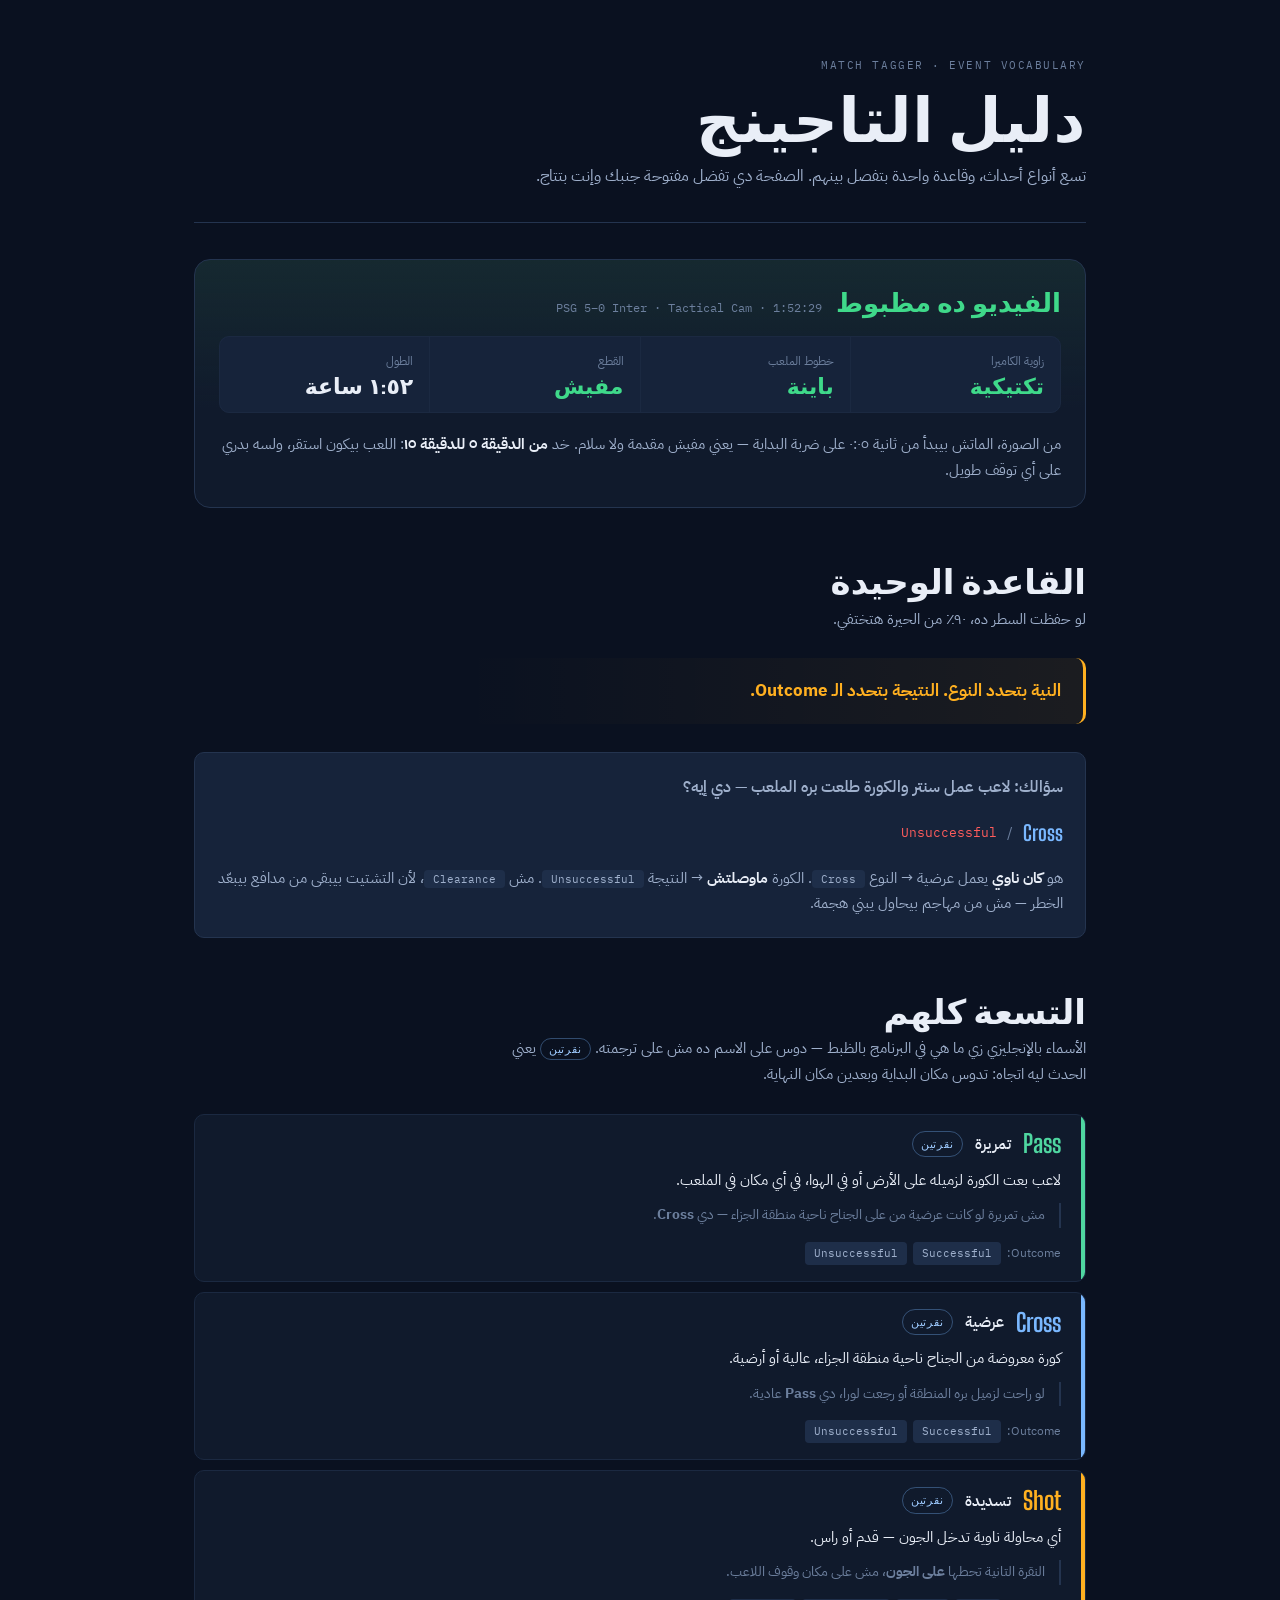
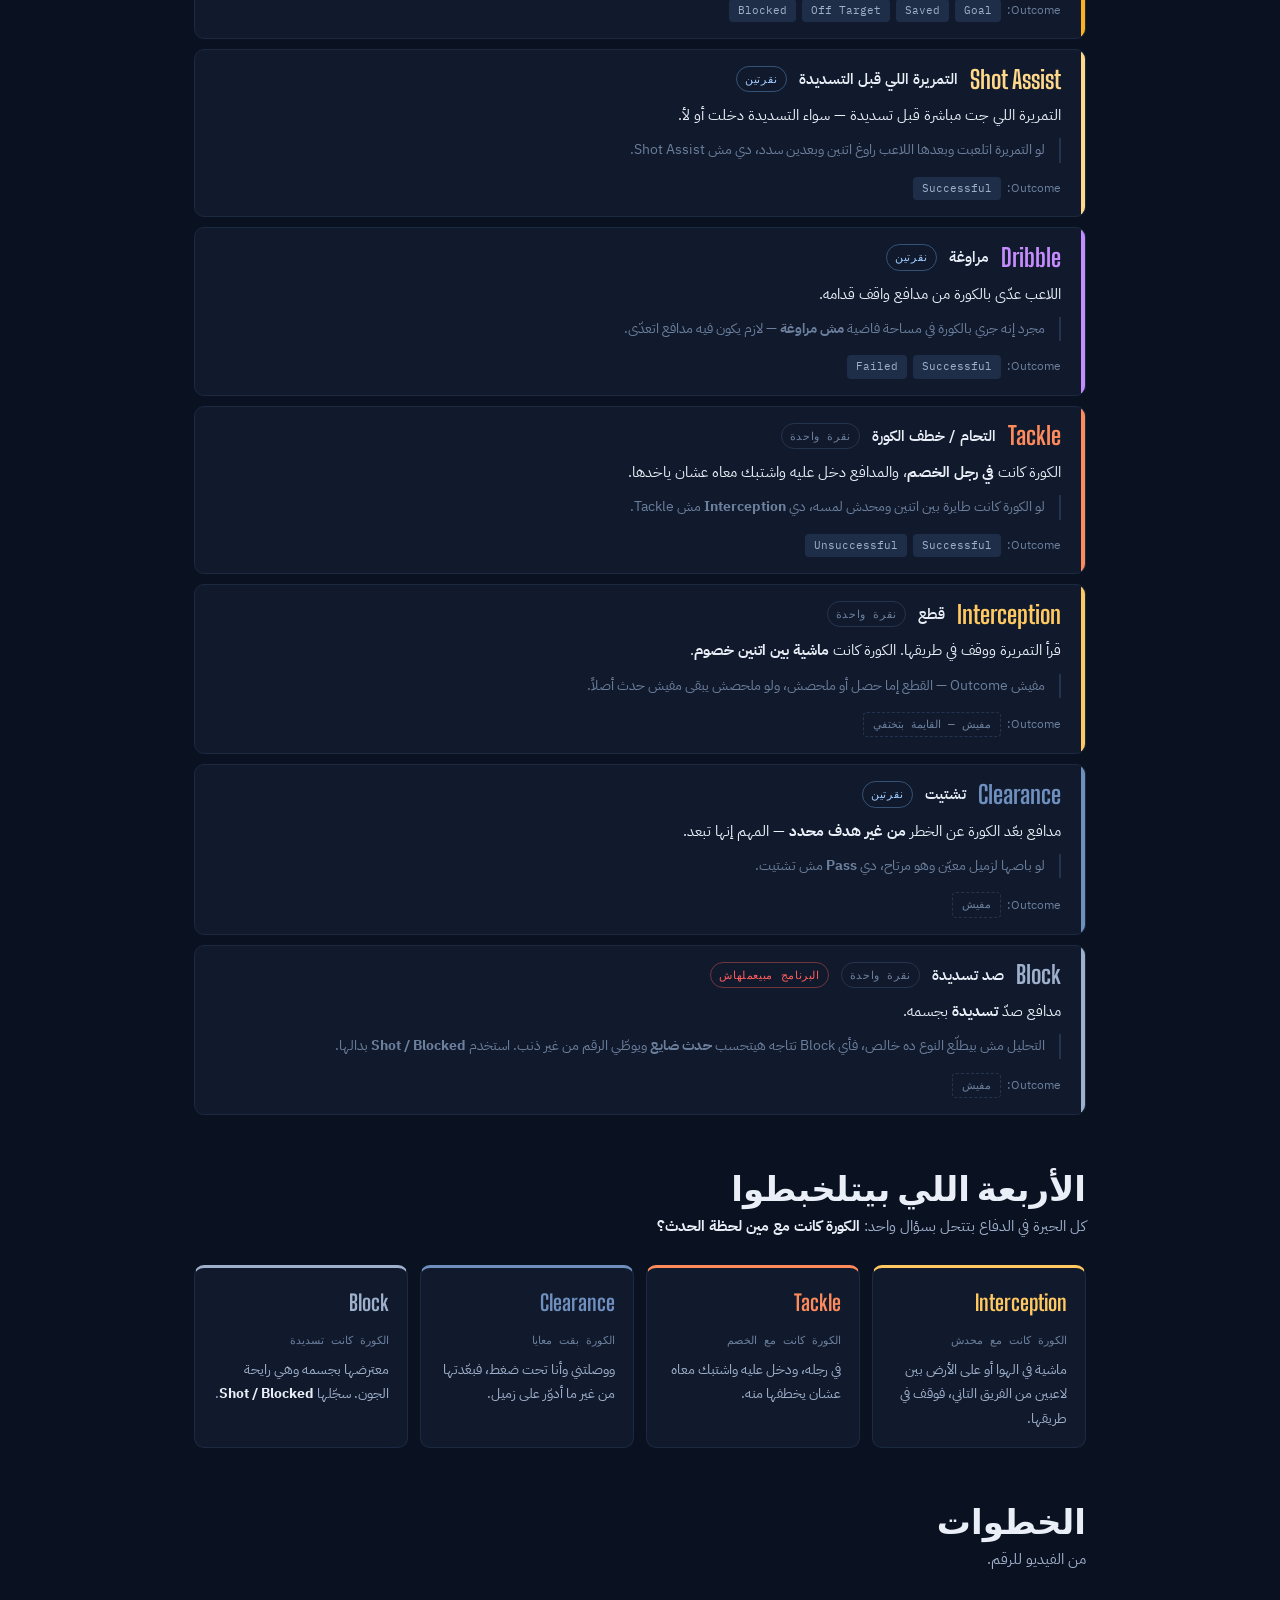
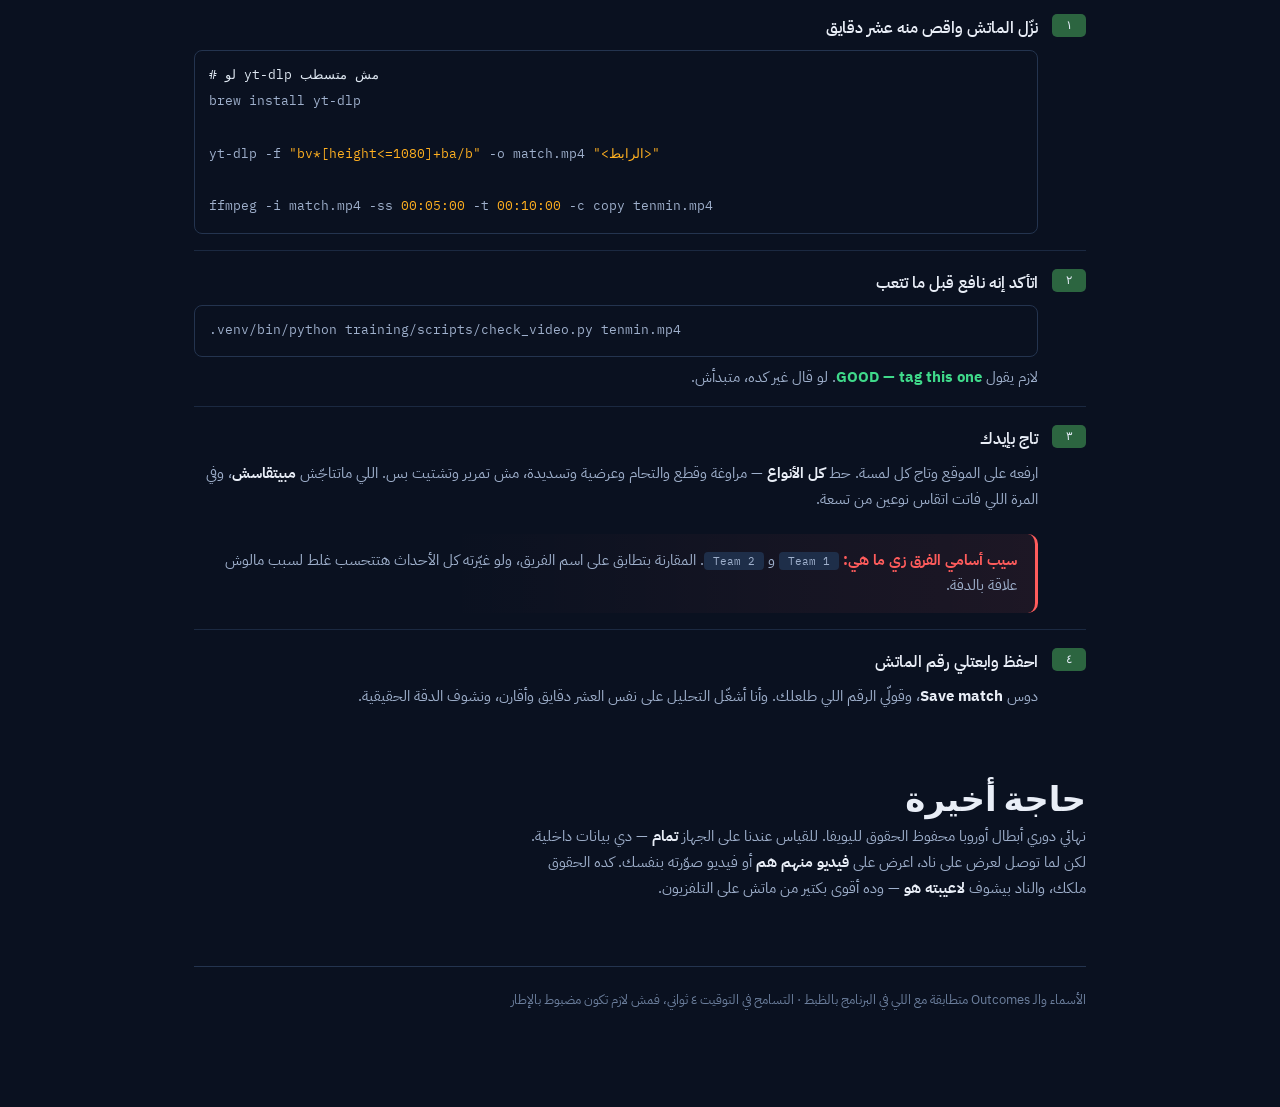
<file: docs/tagging-guide.html>
<!doctype html>
<html lang="ar" dir="rtl">
<head>
<meta charset="utf-8">
<meta name="viewport" content="width=device-width, initial-scale=1">
<title>دليل التاجينج</title>
<link rel="stylesheet" href="https://fonts.googleapis.com/css2?family=Big+Shoulders+Display:wght@500;700&family=IBM+Plex+Sans+Arabic:wght@400;500;600;700&family=IBM+Plex+Mono:wght@400;500&display=swap">
<style>
  :root {
    --ink:        #0a1120;
    --surface:    #101a2c;
    --surface-2:  #16233a;
    --surface-3:  #1e2e49;
    --line:       #24344f;
    --line-soft:  #1b2941;
    --chalk:      #e9eef7;
    --chalk-dim:  #9fb0cc;
    --chalk-faint:#6c7f9d;
    --turf:       #2c6540;
    --turf-line:  #dfe8f2;
    --amber:      #ffb020;
    --good:       #3fd98a;
    --bad:        #ff5c5c;

    --pass:       #4fd6a0;
    --cross:      #7ab8ff;
    --shot:       #ffb020;
    --assist:     #ffd88a;
    --dribble:    #c58cff;
    --tackle:     #ff8a5c;
    --intercept:  #ffc861;
    --block:      #9fb0cc;
    --clearance:  #6f8fbf;

    --radius:     10px;
    --radius-lg:  16px;

    --display: 'Big Shoulders Display', 'Arial Narrow', system-ui, sans-serif;
    --body: 'IBM Plex Sans Arabic', system-ui, -apple-system, 'Segoe UI', sans-serif;
    --mono: 'IBM Plex Mono', ui-monospace, 'SF Mono', Menlo, monospace;
  }

  * { box-sizing: border-box; }

  body {
    margin: 0;
    background: var(--ink);
    color: var(--chalk);
    font-family: var(--body);
    font-size: 15px;
    line-height: 1.75;
    direction: rtl;
    text-align: right;
    -webkit-font-smoothing: antialiased;
  }

  .wrap {
    max-width: 940px;
    margin: 0 auto;
    padding: 0 24px 96px;
  }

  /* ---------------------------------------------------------- masthead */

  .masthead {
    padding: 56px 0 32px;
    border-bottom: 1px solid var(--line);
    display: flex;
    flex-direction: column;
    gap: 14px;
  }

  .eyebrow {
    font-family: var(--mono);
    font-size: 11px;
    letter-spacing: .14em;
    text-transform: uppercase;
    color: var(--chalk-faint);
    direction: ltr;
    text-align: right;
  }

  h1 {
    font-family: var(--display);
    font-weight: 700;
    font-size: clamp(40px, 7vw, 62px);
    line-height: .95;
    letter-spacing: .01em;
    margin: 0;
    text-wrap: balance;
  }

  .standfirst {
    color: var(--chalk-dim);
    font-size: 16px;
    max-width: 62ch;
    margin: 0;
  }

  /* ---------------------------------------------------------- verdict */

  .verdict {
    margin-top: 36px;
    border: 1px solid var(--line);
    border-radius: var(--radius-lg);
    background:
      linear-gradient(180deg, rgba(44,101,64,.20), rgba(44,101,64,0) 60%),
      var(--surface);
    overflow: hidden;
  }

  .verdict-head {
    display: flex;
    align-items: baseline;
    flex-wrap: wrap;
    gap: 8px 14px;
    padding: 20px 24px 0;
  }

  .verdict-head h2 {
    font-family: var(--display);
    font-size: 26px;
    font-weight: 700;
    margin: 0;
    color: var(--good);
  }

  .verdict-head .src {
    font-family: var(--mono);
    font-size: 12px;
    color: var(--chalk-faint);
    direction: ltr;
  }

  .verdict-body {
    padding: 10px 24px 24px;
    display: grid;
    gap: 18px;
  }

  .checks {
    display: grid;
    grid-template-columns: repeat(auto-fit, minmax(180px, 1fr));
    gap: 1px;
    background: var(--line-soft);
    border: 1px solid var(--line-soft);
    border-radius: var(--radius);
    overflow: hidden;
  }

  .check {
    background: var(--surface-2);
    padding: 14px 16px;
    display: flex;
    flex-direction: column;
    gap: 2px;
  }

  .check .k {
    font-size: 12px;
    color: var(--chalk-faint);
  }

  .check .v {
    font-family: var(--display);
    font-size: 22px;
    font-weight: 700;
    color: var(--chalk);
    line-height: 1.1;
  }

  .check .v.ok { color: var(--good); }

  /* ---------------------------------------------------------- sections */

  section { padding-top: 56px; }

  h2.rule {
    font-family: var(--display);
    font-size: 34px;
    font-weight: 700;
    margin: 0 0 6px;
    line-height: 1.05;
    text-wrap: balance;
  }

  .lede {
    color: var(--chalk-dim);
    margin: 0 0 26px;
    max-width: 64ch;
  }

  /* ---------------------------------------------------------- the law */

  .law {
    border-right: 3px solid var(--amber);
    background: linear-gradient(270deg, rgba(255,176,32,.07), transparent 70%);
    padding: 18px 22px;
    border-radius: 0 var(--radius) var(--radius) 0;
    margin-bottom: 28px;
  }

  .law p { margin: 0; font-size: 17px; }
  .law strong { color: var(--amber); font-weight: 700; }

  /* ---------------------------------------------------------- events */

  .events {
    display: flex;
    flex-direction: column;
    gap: 10px;
  }

  .ev {
    display: grid;
    grid-template-columns: 4px 1fr;
    background: var(--surface);
    border: 1px solid var(--line-soft);
    border-radius: var(--radius);
    overflow: hidden;
  }

  .ev .rail { background: var(--c); }

  .ev-in {
    padding: 16px 20px;
    display: grid;
    gap: 10px;
  }

  .ev-top {
    display: flex;
    align-items: center;
    flex-wrap: wrap;
    gap: 8px 12px;
  }

  .ev-name {
    font-family: var(--display);
    font-size: 25px;
    font-weight: 700;
    color: var(--c);
    direction: ltr;
    line-height: 1;
  }

  .ev-ar {
    font-size: 15px;
    font-weight: 600;
    color: var(--chalk);
  }

  .tag {
    font-family: var(--mono);
    font-size: 10.5px;
    letter-spacing: .06em;
    text-transform: uppercase;
    padding: 3px 8px;
    border-radius: 999px;
    border: 1px solid var(--line);
    color: var(--chalk-faint);
    direction: ltr;
    white-space: nowrap;
  }

  .tag.two { border-color: rgba(122,184,255,.35); color: #9ecbff; }
  .tag.warn { border-color: rgba(255,92,92,.4); color: var(--bad); }

  .ev-when {
    margin: 0;
    color: var(--chalk);
  }

  .ev-not {
    margin: 0;
    color: var(--chalk-faint);
    font-size: 14px;
    padding-right: 14px;
    border-right: 2px solid var(--line);
  }

  .ev-out {
    display: flex;
    flex-wrap: wrap;
    gap: 6px;
    align-items: center;
    padding-top: 4px;
  }

  .ev-out .lbl {
    font-size: 12px;
    color: var(--chalk-faint);
  }

  .pill {
    font-family: var(--mono);
    font-size: 11px;
    padding: 2px 9px;
    border-radius: 4px;
    background: var(--surface-3);
    color: var(--chalk-dim);
    direction: ltr;
  }

  .pill.none { background: transparent; border: 1px dashed var(--line); color: var(--chalk-faint); }

  /* ---------------------------------------------------------- the four */

  .four {
    display: grid;
    grid-template-columns: repeat(auto-fit, minmax(210px, 1fr));
    gap: 12px;
  }

  .q {
    background: var(--surface);
    border: 1px solid var(--line-soft);
    border-top: 3px solid var(--c);
    border-radius: var(--radius);
    padding: 16px 18px;
    display: flex;
    flex-direction: column;
    gap: 8px;
  }

  .q h3 {
    font-family: var(--display);
    font-size: 22px;
    font-weight: 700;
    margin: 0;
    color: var(--c);
    direction: ltr;
    text-align: right;
  }

  .q .who {
    font-family: var(--mono);
    font-size: 11px;
    color: var(--chalk-faint);
    direction: rtl;
  }

  .q p { margin: 0; font-size: 14px; color: var(--chalk-dim); }

  /* ---------------------------------------------------------- example */

  .example {
    background: var(--surface-2);
    border: 1px solid var(--line);
    border-radius: var(--radius);
    padding: 20px 22px;
    display: grid;
    gap: 14px;
  }

  .example .qline {
    font-size: 16px;
    font-weight: 600;
    margin: 0;
  }

  .answer {
    display: flex;
    align-items: center;
    gap: 10px;
    flex-wrap: wrap;
  }

  .answer .badge {
    font-family: var(--display);
    font-size: 21px;
    font-weight: 700;
    color: var(--cross);
    direction: ltr;
  }

  .answer .slash { color: var(--chalk-faint); }
  .answer .out { font-family: var(--mono); font-size: 13px; color: var(--bad); direction: ltr; }

  .example p { margin: 0; color: var(--chalk-dim); font-size: 14.5px; }

  /* ---------------------------------------------------------- steps */

  .steps { display: flex; flex-direction: column; gap: 2px; }

  .step {
    display: grid;
    grid-template-columns: 34px 1fr;
    gap: 14px;
    padding: 16px 0;
    border-bottom: 1px solid var(--line-soft);
    align-items: start;
  }

  .step:last-child { border-bottom: 0; }

  .step .n {
    font-family: var(--mono);
    font-size: 12px;
    color: var(--turf-line);
    background: var(--turf);
    border-radius: 5px;
    text-align: center;
    padding: 3px 0;
    line-height: 1.4;
  }

  .step .t { display: grid; gap: 8px; }
  .step h3 { margin: 0; font-size: 16px; font-weight: 600; }
  .step p { margin: 0; color: var(--chalk-dim); font-size: 14.5px; }

  pre {
    margin: 0;
    background: var(--ink);
    border: 1px solid var(--line);
    border-radius: 8px;
    padding: 12px 14px;
    overflow-x: auto;
    direction: ltr;
    text-align: left;
  }

  code {
    font-family: var(--mono);
    font-size: 12.5px;
    color: var(--chalk-dim);
  }

  code .c { color: var(--turf-line); }
  code .f { color: var(--amber); }

  .warn-box {
    margin-top: 14px;
    border-right: 3px solid var(--bad);
    background: linear-gradient(270deg, rgba(255,92,92,.08), transparent 70%);
    padding: 14px 18px;
    border-radius: 0 var(--radius) var(--radius) 0;
  }

  .warn-box p { margin: 0; font-size: 14.5px; }
  .warn-box strong { color: var(--bad); }

  .foot {
    margin-top: 64px;
    padding-top: 22px;
    border-top: 1px solid var(--line);
    color: var(--chalk-faint);
    font-size: 13px;
  }

  @media (max-width: 560px) {
    .wrap { padding: 0 16px 64px; }
    .masthead { padding-top: 36px; }
  }
</style>
</head>
<body>

<div class="wrap">

  <header class="masthead">
    <div class="eyebrow">Match Tagger · Event Vocabulary</div>
    <h1>دليل التاجينج</h1>
    <p class="standfirst">
      تسع أنواع أحداث، وقاعدة واحدة بتفصل بينهم. الصفحة دي تفضل مفتوحة جنبك وإنت بتتاج.
    </p>
  </header>

  <div class="verdict">
    <div class="verdict-head">
      <h2>الفيديو ده مظبوط</h2>
      <span class="src">PSG 5–0 Inter · Tactical Cam · 1:52:29</span>
    </div>
    <div class="verdict-body">
      <div class="checks">
        <div class="check"><span class="k">زاوية الكاميرا</span><span class="v ok">تكتيكية</span></div>
        <div class="check"><span class="k">خطوط الملعب</span><span class="v ok">باينة</span></div>
        <div class="check"><span class="k">القطع</span><span class="v ok">مفيش</span></div>
        <div class="check"><span class="k">الطول</span><span class="v">١:٥٢ ساعة</span></div>
      </div>
      <p style="margin:0;color:var(--chalk-dim)">
        من الصورة، الماتش بيبدأ من ثانية ٠:٠٥ على ضربة البداية — يعني مفيش مقدمة ولا سلام.
        خد <strong style="color:var(--chalk)">من الدقيقة ٥ للدقيقة ١٥</strong>: اللعب بيكون استقر،
        ولسه بدري على أي توقف طويل.
      </p>
    </div>
  </div>

  <section>
    <h2 class="rule">القاعدة الوحيدة</h2>
    <p class="lede">لو حفظت السطر ده، ٩٠٪ من الحيرة هتختفي.</p>

    <div class="law">
      <p>
        <strong>النية بتحدد النوع. النتيجة بتحدد الـ Outcome.</strong>
      </p>
    </div>

    <div class="example">
      <p class="qline">سؤالك: لاعب عمل سنتر والكورة طلعت بره الملعب — دي إيه؟</p>
      <div class="answer">
        <span class="badge">Cross</span>
        <span class="slash">/</span>
        <span class="out">Unsuccessful</span>
      </div>
      <p>
        هو <strong style="color:var(--chalk)">كان ناوي</strong> يعمل عرضية → النوع <span class="pill">Cross</span>.
        الكورة <strong style="color:var(--chalk)">ماوصلتش</strong> → النتيجة <span class="pill">Unsuccessful</span>.
        مش <span class="pill">Clearance</span>، لأن التشتيت بيبقى من مدافع بيبعّد الخطر — مش من مهاجم بيحاول يبني هجمة.
      </p>
    </div>
  </section>

  <section>
    <h2 class="rule">التسعة كلهم</h2>
    <p class="lede">
      الأسماء بالإنجليزي زي ما هي في البرنامج بالظبط — دوس على الاسم ده مش على ترجمته.
      <span class="tag two">نقرتين</span> يعني الحدث ليه اتجاه: تدوس مكان البداية وبعدين مكان النهاية.
    </p>

    <div class="events">

      <div class="ev" style="--c: var(--pass)">
        <div class="rail"></div>
        <div class="ev-in">
          <div class="ev-top">
            <span class="ev-name">Pass</span>
            <span class="ev-ar">تمريرة</span>
            <span class="tag two">نقرتين</span>
          </div>
          <p class="ev-when">لاعب بعت الكورة لزميله على الأرض أو في الهوا، في أي مكان في الملعب.</p>
          <p class="ev-not">مش تمريرة لو كانت عرضية من على الجناح ناحية منطقة الجزاء — دي <b>Cross</b>.</p>
          <div class="ev-out">
            <span class="lbl">Outcome:</span>
            <span class="pill">Successful</span><span class="pill">Unsuccessful</span>
          </div>
        </div>
      </div>

      <div class="ev" style="--c: var(--cross)">
        <div class="rail"></div>
        <div class="ev-in">
          <div class="ev-top">
            <span class="ev-name">Cross</span>
            <span class="ev-ar">عرضية</span>
            <span class="tag two">نقرتين</span>
          </div>
          <p class="ev-when">كورة معروضة من الجناح ناحية منطقة الجزاء، عالية أو أرضية.</p>
          <p class="ev-not">لو راحت لزميل بره المنطقة أو رجعت لورا، دي <b>Pass</b> عادية.</p>
          <div class="ev-out">
            <span class="lbl">Outcome:</span>
            <span class="pill">Successful</span><span class="pill">Unsuccessful</span>
          </div>
        </div>
      </div>

      <div class="ev" style="--c: var(--shot)">
        <div class="rail"></div>
        <div class="ev-in">
          <div class="ev-top">
            <span class="ev-name">Shot</span>
            <span class="ev-ar">تسديدة</span>
            <span class="tag two">نقرتين</span>
          </div>
          <p class="ev-when">أي محاولة ناوية تدخل الجون — قدم أو راس.</p>
          <p class="ev-not">النقرة التانية تحطها <b>على الجون</b>، مش على مكان وقوف اللاعب.</p>
          <div class="ev-out">
            <span class="lbl">Outcome:</span>
            <span class="pill">Goal</span><span class="pill">Saved</span><span class="pill">Off Target</span><span class="pill">Blocked</span>
          </div>
        </div>
      </div>

      <div class="ev" style="--c: var(--assist)">
        <div class="rail"></div>
        <div class="ev-in">
          <div class="ev-top">
            <span class="ev-name">Shot Assist</span>
            <span class="ev-ar">التمريرة اللي قبل التسديدة</span>
            <span class="tag two">نقرتين</span>
          </div>
          <p class="ev-when">التمريرة اللي جت مباشرة قبل تسديدة — سواء التسديدة دخلت أو لأ.</p>
          <p class="ev-not">لو التمريرة اتلعبت وبعدها اللاعب راوغ اتنين وبعدين سدد، دي مش Shot Assist.</p>
          <div class="ev-out">
            <span class="lbl">Outcome:</span>
            <span class="pill">Successful</span>
          </div>
        </div>
      </div>

      <div class="ev" style="--c: var(--dribble)">
        <div class="rail"></div>
        <div class="ev-in">
          <div class="ev-top">
            <span class="ev-name">Dribble</span>
            <span class="ev-ar">مراوغة</span>
            <span class="tag two">نقرتين</span>
          </div>
          <p class="ev-when">اللاعب عدّى بالكورة من مدافع واقف قدامه.</p>
          <p class="ev-not">مجرد إنه جري بالكورة في مساحة فاضية <b>مش مراوغة</b> — لازم يكون فيه مدافع اتعدّى.</p>
          <div class="ev-out">
            <span class="lbl">Outcome:</span>
            <span class="pill">Successful</span><span class="pill">Failed</span>
          </div>
        </div>
      </div>

      <div class="ev" style="--c: var(--tackle)">
        <div class="rail"></div>
        <div class="ev-in">
          <div class="ev-top">
            <span class="ev-name">Tackle</span>
            <span class="ev-ar">التحام / خطف الكورة</span>
            <span class="tag">نقرة واحدة</span>
          </div>
          <p class="ev-when">الكورة كانت <b>في رجل الخصم</b>، والمدافع دخل عليه واشتبك معاه عشان ياخدها.</p>
          <p class="ev-not">لو الكورة كانت طايرة بين اتنين ومحدش لمسه، دي <b>Interception</b> مش Tackle.</p>
          <div class="ev-out">
            <span class="lbl">Outcome:</span>
            <span class="pill">Successful</span><span class="pill">Unsuccessful</span>
          </div>
        </div>
      </div>

      <div class="ev" style="--c: var(--intercept)">
        <div class="rail"></div>
        <div class="ev-in">
          <div class="ev-top">
            <span class="ev-name">Interception</span>
            <span class="ev-ar">قطع</span>
            <span class="tag">نقرة واحدة</span>
          </div>
          <p class="ev-when">قرأ التمريرة ووقف في طريقها. الكورة كانت <b>ماشية بين اتنين خصوم</b>.</p>
          <p class="ev-not">مفيش Outcome — القطع إما حصل أو ملحصش، ولو ملحصش يبقى مفيش حدث أصلاً.</p>
          <div class="ev-out">
            <span class="lbl">Outcome:</span>
            <span class="pill none">مفيش — القايمة بتختفي</span>
          </div>
        </div>
      </div>

      <div class="ev" style="--c: var(--clearance)">
        <div class="rail"></div>
        <div class="ev-in">
          <div class="ev-top">
            <span class="ev-name">Clearance</span>
            <span class="ev-ar">تشتيت</span>
            <span class="tag two">نقرتين</span>
          </div>
          <p class="ev-when">مدافع بعّد الكورة عن الخطر <b>من غير هدف محدد</b> — المهم إنها تبعد.</p>
          <p class="ev-not">لو باصها لزميل معيّن وهو مرتاح، دي <b>Pass</b> مش تشتيت.</p>
          <div class="ev-out">
            <span class="lbl">Outcome:</span>
            <span class="pill none">مفيش</span>
          </div>
        </div>
      </div>

      <div class="ev" style="--c: var(--block)">
        <div class="rail"></div>
        <div class="ev-in">
          <div class="ev-top">
            <span class="ev-name">Block</span>
            <span class="ev-ar">صد تسديدة</span>
            <span class="tag">نقرة واحدة</span>
            <span class="tag warn">البرنامج مبيعملهاش</span>
          </div>
          <p class="ev-when">مدافع صدّ <b>تسديدة</b> بجسمه.</p>
          <p class="ev-not">
            التحليل مش بيطلّع النوع ده خالص، فأي Block تتاجه هيتحسب <b>حدث ضايع</b> ويوطّي الرقم من غير ذنب.
            استخدم <b>Shot / Blocked</b> بدالها.
          </p>
          <div class="ev-out">
            <span class="lbl">Outcome:</span>
            <span class="pill none">مفيش</span>
          </div>
        </div>
      </div>

    </div>
  </section>

  <section>
    <h2 class="rule">الأربعة اللي بيتلخبطوا</h2>
    <p class="lede">
      كل الحيرة في الدفاع بتتحل بسؤال واحد: <b style="color:var(--chalk)">الكورة كانت مع مين لحظة الحدث؟</b>
    </p>

    <div class="four">
      <div class="q" style="--c: var(--intercept)">
        <h3>Interception</h3>
        <div class="who">الكورة كانت مع محدش</div>
        <p>ماشية في الهوا أو على الأرض بين لاعبين من الفريق التاني، فوقف في طريقها.</p>
      </div>
      <div class="q" style="--c: var(--tackle)">
        <h3>Tackle</h3>
        <div class="who">الكورة كانت مع الخصم</div>
        <p>في رجله، ودخل عليه واشتبك معاه عشان يخطفها منه.</p>
      </div>
      <div class="q" style="--c: var(--clearance)">
        <h3>Clearance</h3>
        <div class="who">الكورة بقت معايا</div>
        <p>ووصلتني وأنا تحت ضغط، فبعّدتها من غير ما أدوّر على زميل.</p>
      </div>
      <div class="q" style="--c: var(--block)">
        <h3>Block</h3>
        <div class="who">الكورة كانت تسديدة</div>
        <p>معترضها بجسمه وهي رايحة الجون. سجّلها <b style="color:var(--chalk)">Shot / Blocked</b>.</p>
      </div>
    </div>
  </section>

  <section>
    <h2 class="rule">الخطوات</h2>
    <p class="lede">من الفيديو للرقم.</p>

    <div class="steps">

      <div class="step">
        <span class="n">١</span>
        <div class="t">
          <h3>نزّل الماتش واقص منه عشر دقايق</h3>
          <pre><code><span class="c"># لو yt-dlp مش متسطب</span>
brew install yt-dlp

yt-dlp -f <span class="f">"bv*[height&lt;=1080]+ba/b"</span> -o match.mp4 <span class="f">"&lt;الرابط&gt;"</span>

ffmpeg -i match.mp4 -ss <span class="f">00:05:00</span> -t <span class="f">00:10:00</span> -c copy tenmin.mp4</code></pre>
        </div>
      </div>

      <div class="step">
        <span class="n">٢</span>
        <div class="t">
          <h3>اتأكد إنه نافع قبل ما تتعب</h3>
          <pre><code>.venv/bin/python training/scripts/check_video.py tenmin.mp4</code></pre>
          <p>لازم يقول <b style="color:var(--good)">GOOD — tag this one</b>. لو قال غير كده، متبدأش.</p>
        </div>
      </div>

      <div class="step">
        <span class="n">٣</span>
        <div class="t">
          <h3>تاج بإيدك</h3>
          <p>
            ارفعه على الموقع وتاج كل لمسة. حط <b style="color:var(--chalk)">كل الأنواع</b> —
            مراوغة وقطع والتحام وعرضية وتسديدة، مش تمرير وتشتيت بس.
            اللي ماتتاجّش <b style="color:var(--chalk)">مبيتقاسش</b>، وفي المرة اللي فاتت اتقاس نوعين من تسعة.
          </p>
          <div class="warn-box">
            <p>
              <strong>سيب أسامي الفرق زي ما هي:</strong> <span class="pill">Team 1</span> و <span class="pill">Team 2</span>.
              المقارنة بتطابق على اسم الفريق، ولو غيّرته كل الأحداث هتتحسب غلط لسبب مالوش علاقة بالدقة.
            </p>
          </div>
        </div>
      </div>

      <div class="step">
        <span class="n">٤</span>
        <div class="t">
          <h3>احفظ وابعتلي رقم الماتش</h3>
          <p>
            دوس <b style="color:var(--chalk)">Save match</b>، وقولّي الرقم اللي طلعلك.
            وأنا أشغّل التحليل على نفس العشر دقايق وأقارن، ونشوف الدقة الحقيقية.
          </p>
        </div>
      </div>

    </div>
  </section>

  <section>
    <h2 class="rule">حاجة أخيرة</h2>
    <p class="lede" style="max-width:64ch">
      نهائي دوري أبطال أوروبا محفوظ الحقوق لليويفا. للقياس عندنا على الجهاز <b style="color:var(--chalk)">تمام</b> —
      دي بيانات داخلية. لكن لما توصل لعرض على ناد، اعرض على
      <b style="color:var(--chalk)">فيديو منهم هم</b> أو فيديو صوّرته بنفسك.
      كده الحقوق ملكك، والناد بيشوف <b style="color:var(--chalk)">لاعيبته هو</b> — وده أقوى بكتير من ماتش على التلفزيون.
    </p>
  </section>

  <div class="foot">
    الأسماء والـ Outcomes متطابقة مع اللي في البرنامج بالظبط · التسامح في التوقيت ٤ ثواني، فمش لازم تكون مضبوط بالإطار
  </div>

</div>

</body>
</html>
</file>
